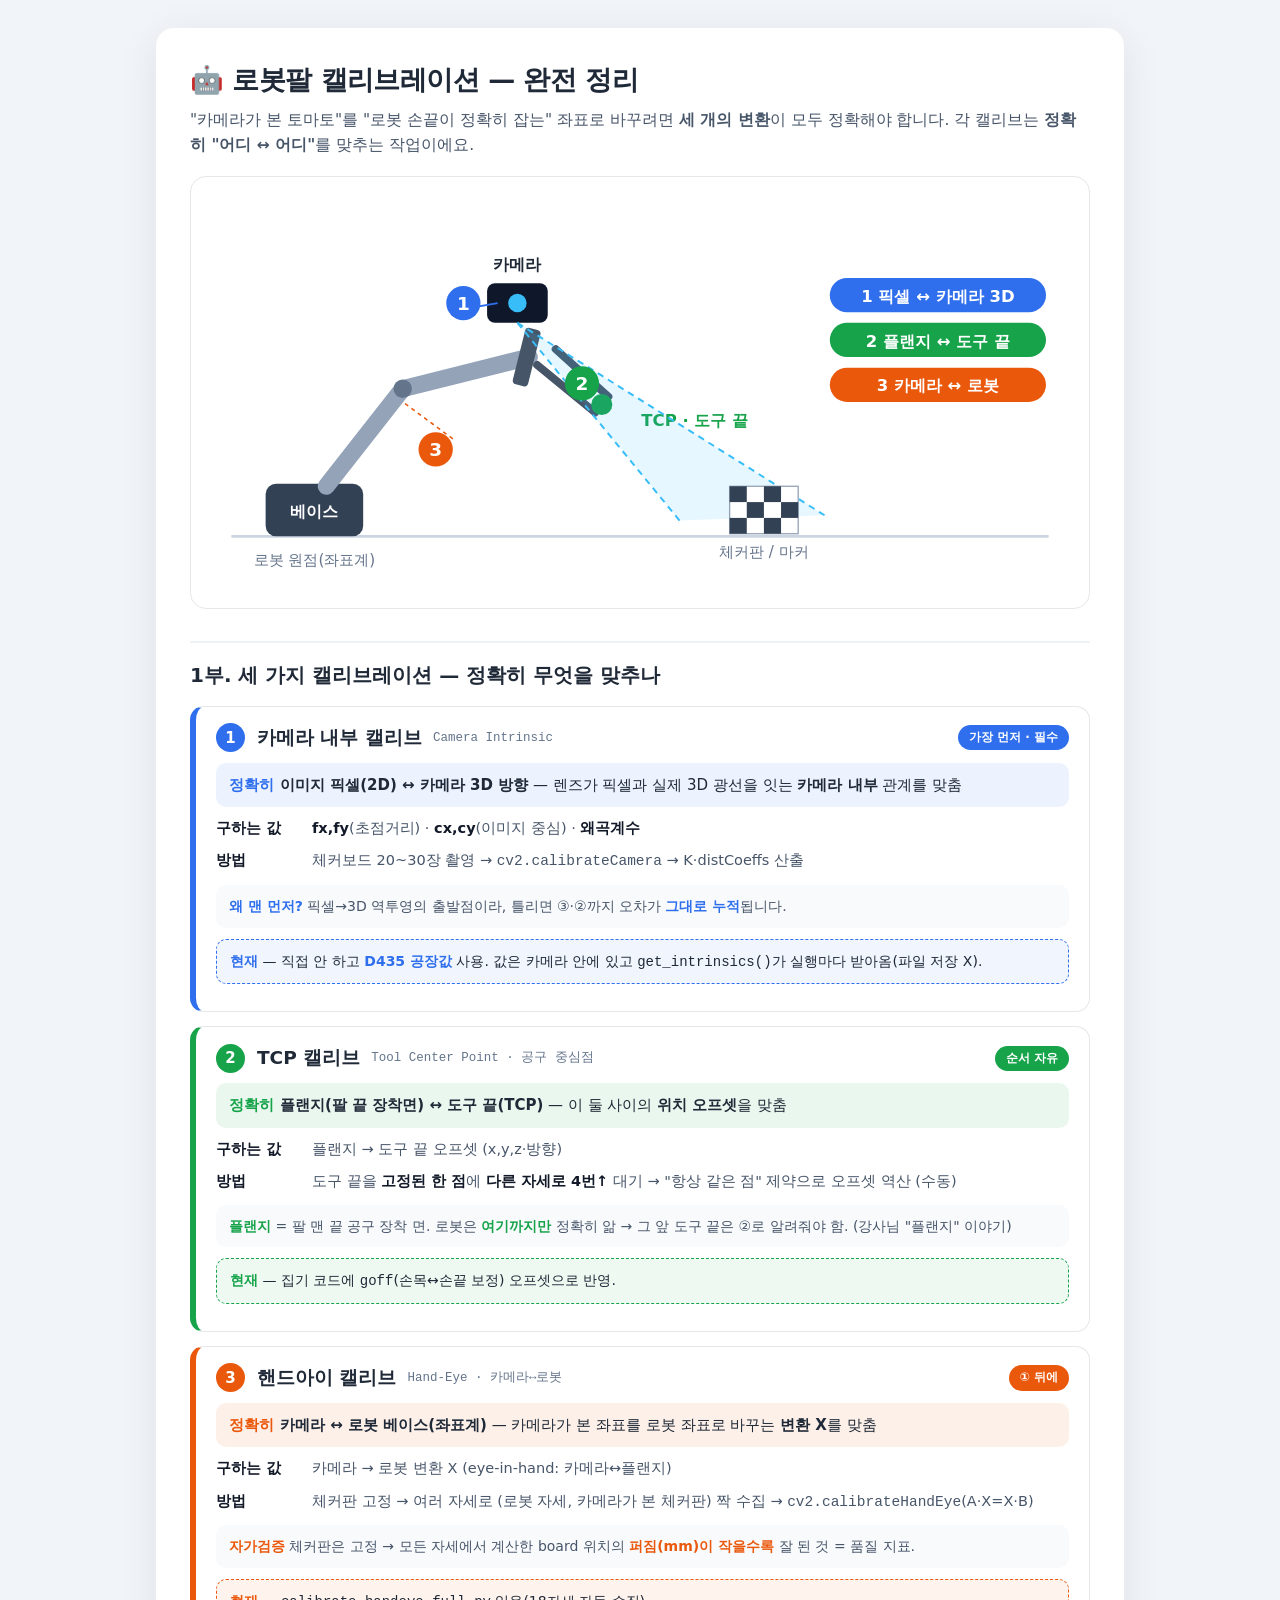
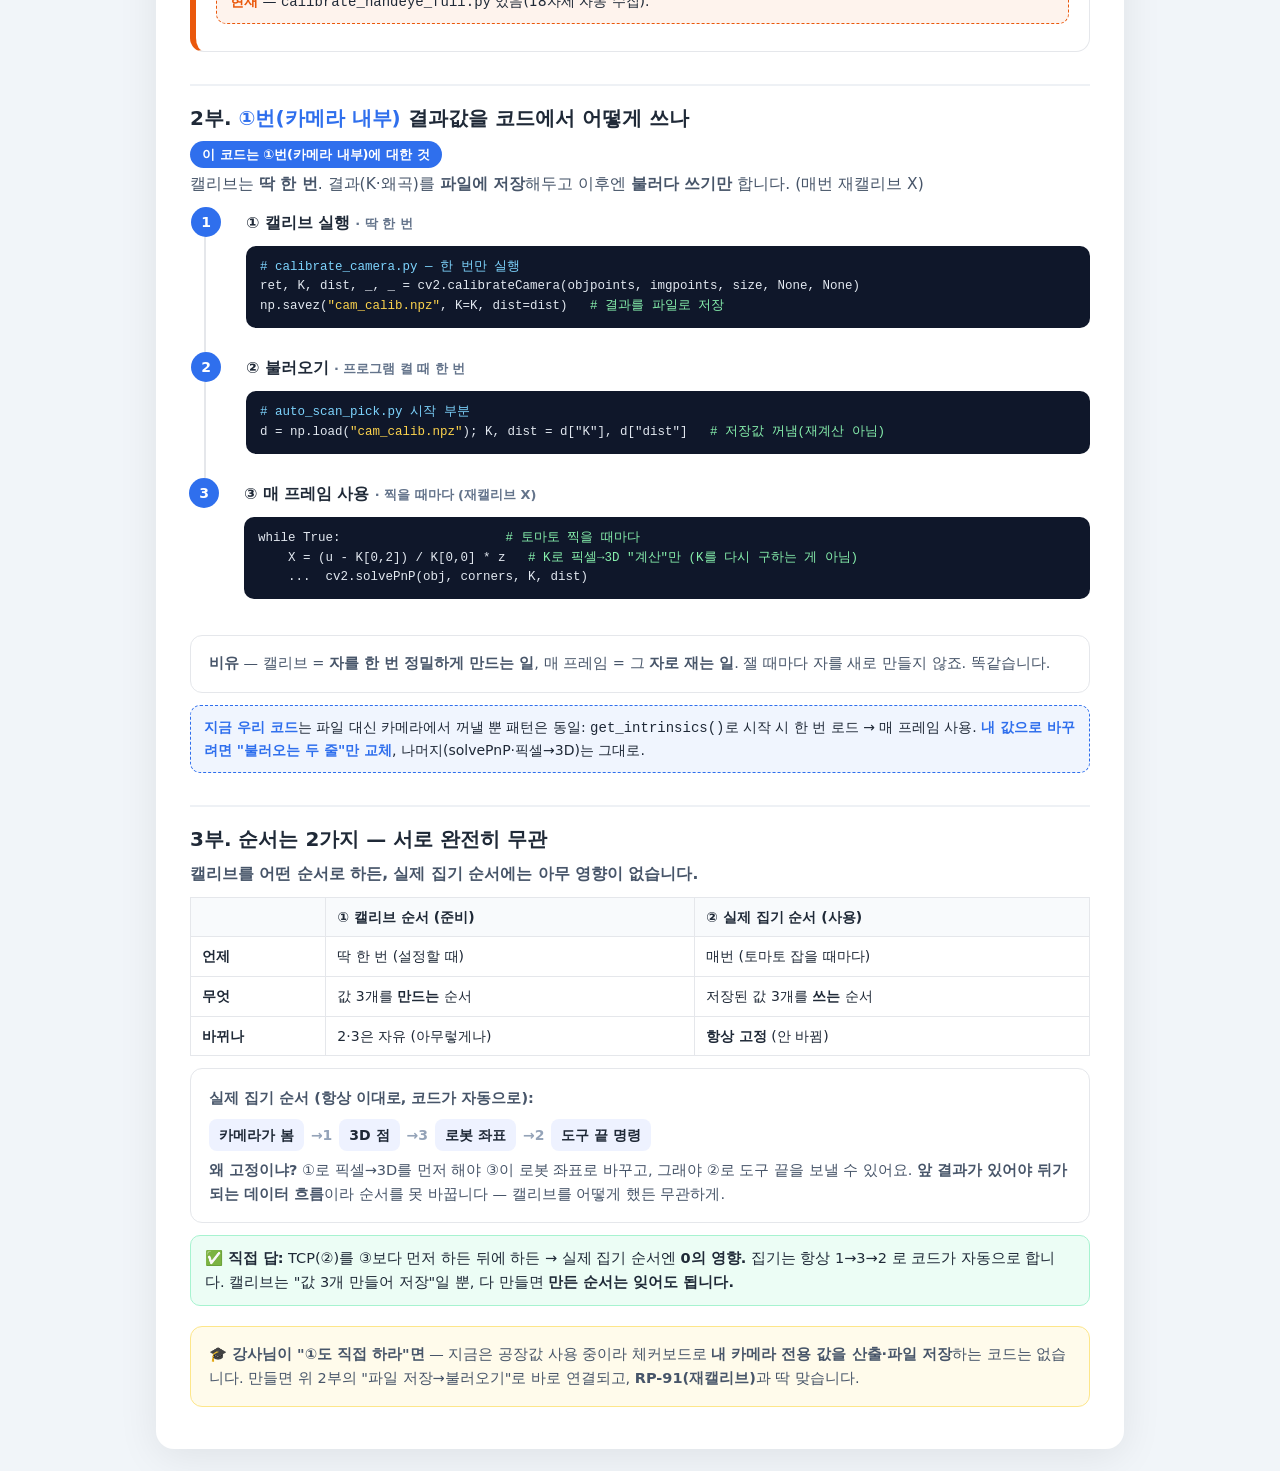
<file: equip/automato_ws/src/ddagi_harvest/calib/1_카메라캘리브/캘리브레이션_완전정리.html>
<!doctype html>
<html lang="ko">
<head>
<meta charset="utf-8">
<meta name="viewport" content="width=device-width,initial-scale=1">
<title>로봇팔 캘리브레이션 — 완전 정리</title>
<style>
  :root{--color-text-primary:#1f2937;--color-text-secondary:#475569;--color-border-secondary:#e5e7eb;--color-background-primary:#fff;--font-sans:'Noto Sans KR',system-ui,sans-serif;--font-mono:ui-monospace,Menlo,Consolas,monospace}
  body{margin:0;background:#f1f5f9;padding:28px 18px;font-family:var(--font-sans)}
  .cg{max-width:900px;margin:0 auto;background:#fff;border-radius:18px;padding:30px 34px;box-shadow:0 8px 40px rgba(0,0,0,.08);color:var(--color-text-primary);line-height:1.62}
  .cg *{box-sizing:border-box}
  .cg h1{font-size:27px;font-weight:800;letter-spacing:-.02em;margin:0}
  .cg .lead{font-size:15.5px;color:var(--color-text-secondary);margin:6px 0 18px}
  .cg h2.sec{font-size:20px;font-weight:800;margin:32px 0 4px;padding-top:16px;border-top:2px solid #eef1f5}
  .cg .schem{background:#fff;border:1px solid var(--color-border-secondary);border-radius:16px;padding:14px;margin:10px 0 8px}
  .cg .card{background:#fff;border:1px solid var(--color-border-secondary);border-left:6px solid var(--ac);border-radius:14px;padding:16px 20px;margin:14px 0}
  .cg .n{display:inline-flex;align-items:center;justify-content:center;width:29px;height:29px;border-radius:50%;background:var(--ac);color:#fff;font-weight:800;font-size:15px;margin-right:9px;flex:0 0 auto}
  .cg .hd{display:flex;align-items:center;gap:3px;flex-wrap:wrap}
  .cg .hd h3{font-size:18.5px;font-weight:800;margin:0}
  .cg .full{font-family:var(--font-mono);font-size:12.5px;color:#64748b;margin-left:8px}
  .cg .badge{margin-left:auto;font-size:12px;font-weight:700;color:#fff;background:var(--ac);padding:3px 11px;border-radius:999px}
  .cg .exact{background:color-mix(in srgb,var(--ac) 9%,transparent);border-radius:10px;padding:10px 13px;margin:10px 0;font-size:15px}
  .cg .exact .lab{font-weight:800;color:var(--ac);margin-right:6px}
  .cg .row{display:flex;gap:8px;margin:9px 0;font-size:14.5px}
  .cg .row b{flex:0 0 88px;color:#111827}
  .cg .row span{color:var(--color-text-secondary)}
  .cg .why{background:#f8fafc;border-radius:10px;padding:10px 13px;margin:11px 0;font-size:14px;color:var(--color-text-secondary)}
  .cg .why b{color:var(--ac)}
  .cg pre{background:#0f172a;color:#e2e8f0;border-radius:10px;padding:12px 14px;overflow:auto;font-family:var(--font-mono);font-size:12.5px;line-height:1.55;margin:10px 0}
  .cg pre .c{color:#7dd3fc}.cg pre .g{color:#86efac}.cg pre .y{color:#fcd34d}
  .cg .now{border:1.5px dashed var(--ac);border-radius:10px;padding:10px 13px;margin:11px 0;font-size:14px;background:color-mix(in srgb,var(--ac) 7%,transparent)}
  .cg .now b{color:var(--ac)}
  .cg .box{border:1px solid var(--color-border-secondary);border-radius:12px;padding:16px 18px;margin:12px 0}
  .cg .box p{font-size:14.5px;color:var(--color-text-secondary);margin:7px 0}
  .cg .warn{background:#fffbeb;border:1px solid #fde68a}
  .cg .tag1{display:inline-block;background:#2f6fed;color:#fff;font-weight:800;font-size:13px;padding:3px 12px;border-radius:999px;margin-bottom:4px}
  .cg .life{margin:6px 0}
  .cg .st{position:relative;padding:2px 0 14px 40px;border-left:2px solid #e5e7eb;margin-left:14px}
  .cg .st:last-child{border-left:0}
  .cg .st::before{content:attr(data-n);position:absolute;left:-15px;top:0;width:30px;height:30px;border-radius:50%;background:#2f6fed;color:#fff;font-weight:800;display:flex;align-items:center;justify-content:center;font-size:14px}
  .cg .st h4{margin:2px 0;font-size:15.5px;font-weight:800}
  .cg .st small{color:#64748b;font-weight:700}
  .cg table{width:100%;border-collapse:collapse;margin:10px 0;font-size:14px}
  .cg th,.cg td{border:1px solid #e5e7eb;padding:8px 11px;text-align:left;vertical-align:top}
  .cg th{background:#f8fafc;font-weight:800}
  .cg .flow{display:flex;flex-wrap:wrap;align-items:center;gap:7px;font-size:14px;margin:8px 0}
  .cg .step{background:#eef2ff;border-radius:8px;padding:5px 10px;font-weight:600}
  .cg .ar{color:#94a3b8;font-weight:700}
  .cg .ans{background:#ecfdf5;border:1px solid #a7f3d0;border-radius:10px;padding:11px 14px;font-size:14.5px;margin:10px 0}
</style>
</head>
<body>
<div class="cg">
<h1>🤖 로봇팔 캘리브레이션 — 완전 정리</h1>
<p class="lead">"카메라가 본 토마토"를 "로봇 손끝이 정확히 잡는" 좌표로 바꾸려면 <b>세 개의 변환</b>이 모두 정확해야 합니다. 각 캘리브는 <b>정확히 "어디 ↔ 어디"</b>를 맞추는 작업이에요.</p>

<div class="schem">
<svg viewBox="0 0 660 300" xmlns="http://www.w3.org/2000/svg" style="width:100%;height:auto" role="img" aria-label="로봇팔 좌표 체인과 3가지 캘리브 위치">
  <line x1="20" y1="262" x2="640" y2="262" stroke="#cbd5e1" stroke-width="2"/>
  <rect x="46" y="222" width="74" height="40" rx="8" fill="#334155"/>
  <text x="83" y="247" font-size="12" fill="#fff" text-anchor="middle" font-weight="700">베이스</text>
  <text x="83" y="284" font-size="11.5" fill="#64748b" text-anchor="middle">로봇 원점(좌표계)</text>
  <g stroke="#94a3b8" stroke-width="13" stroke-linecap="round" fill="none"><path d="M92 224 L150 150"/><path d="M150 150 L246 126"/></g>
  <circle cx="150" cy="150" r="7" fill="#64748b"/>
  <rect x="238" y="104" width="12" height="44" rx="3" fill="#475569" transform="rotate(14 244 126)"/>
  <text x="238" y="96" font-size="12.5" fill="#1f2937" text-anchor="middle" font-weight="800">플랜지</text>
  <g stroke="#475569" stroke-width="6" stroke-linecap="round" fill="none"><path d="M252 132 L296 168"/><path d="M266 120 L306 156"/></g>
  <circle cx="301" cy="162" r="8" fill="#16a34a"/>
  <text x="331" y="178" font-size="12.5" fill="#16a34a" font-weight="800">TCP · 도구 끝</text>
  <rect x="214" y="70" width="46" height="30" rx="6" fill="#0f172a"/><circle cx="237" cy="85" r="7" fill="#38bdf8"/>
  <text x="237" y="60" font-size="12.5" fill="#1f2937" text-anchor="middle" font-weight="800">카메라</text>
  <path d="M237 100 L470 246 L360 250 Z" fill="#38bdf8" opacity="0.12"/>
  <line x1="237" y1="100" x2="470" y2="246" stroke="#38bdf8" stroke-width="1.5" stroke-dasharray="5 4"/>
  <line x1="237" y1="100" x2="360" y2="250" stroke="#38bdf8" stroke-width="1.5" stroke-dasharray="5 4"/>
  <g transform="translate(398,224)"><rect x="0" y="0" width="52" height="36" fill="#fff" stroke="#94a3b8"/><g fill="#334155"><rect x="0" y="0" width="13" height="12"/><rect x="26" y="0" width="13" height="12"/><rect x="13" y="12" width="13" height="12"/><rect x="39" y="12" width="13" height="12"/><rect x="0" y="24" width="13" height="12"/><rect x="26" y="24" width="13" height="12"/></g></g>
  <text x="424" y="278" font-size="11.5" fill="#64748b" text-anchor="middle">체커판 / 마커</text>
  <!-- number badges at locations -->
  <g font-weight="800" font-size="14">
    <circle cx="196" cy="85" r="13" fill="#2f6fed"/><text x="196" y="90" fill="#fff" text-anchor="middle">1</text>
    <circle cx="286" cy="146" r="13" fill="#16a34a"/><text x="286" y="151" fill="#fff" text-anchor="middle">2</text>
    <circle cx="175" cy="196" r="13" fill="#ea580c"/><text x="175" y="201" fill="#fff" text-anchor="middle">3</text>
  </g>
  <line x1="205" y1="88" x2="222" y2="85" stroke="#2f6fed" stroke-width="1.4"/>
  <line x1="188" y1="188" x2="150" y2="160" stroke="#ea580c" stroke-width="1.2" stroke-dasharray="3 3"/>
  <!-- legend -->
  <g font-size="12.5" font-weight="800">
    <rect x="474" y="66" width="164" height="26" rx="13" fill="#2f6fed"/><text x="556" y="84" fill="#fff" text-anchor="middle">1  픽셀 ↔ 카메라 3D</text>
    <rect x="474" y="100" width="164" height="26" rx="13" fill="#16a34a"/><text x="556" y="118" fill="#fff" text-anchor="middle">2  플랜지 ↔ 도구 끝</text>
    <rect x="474" y="134" width="164" height="26" rx="13" fill="#ea580c"/><text x="556" y="152" fill="#fff" text-anchor="middle">3  카메라 ↔ 로봇</text>
  </g>
</svg>
</div>

<h2 class="sec">1부. 세 가지 캘리브레이션 — 정확히 무엇을 맞추나</h2>

<div class="card" style="--ac:#2f6fed">
  <div class="hd"><span class="n">1</span><h3>카메라 내부 캘리브</h3><span class="full">Camera Intrinsic</span><span class="badge">가장 먼저 · 필수</span></div>
  <div class="exact"><span class="lab">정확히</span><b>이미지 픽셀(2D) ↔ 카메라 3D 방향</b> — 렌즈가 픽셀과 실제 3D 광선을 잇는 <b>카메라 내부</b> 관계를 맞춤</div>
  <div class="row"><b>구하는 값</b><span><b>fx,fy</b>(초점거리) · <b>cx,cy</b>(이미지 중심) · <b>왜곡계수</b></span></div>
  <div class="row"><b>방법</b><span>체커보드 20~30장 촬영 → <code>cv2.calibrateCamera</code> → K·distCoeffs 산출</span></div>
  <div class="why"><b>왜 맨 먼저?</b> 픽셀→3D 역투영의 출발점이라, 틀리면 ③·②까지 오차가 <b>그대로 누적</b>됩니다.</div>
  <div class="now"><b>현재</b> — 직접 안 하고 <b>D435 공장값</b> 사용. 값은 카메라 안에 있고 <code>get_intrinsics()</code>가 실행마다 받아옴(파일 저장 X).</div>
</div>

<div class="card" style="--ac:#16a34a">
  <div class="hd"><span class="n">2</span><h3>TCP 캘리브</h3><span class="full">Tool Center Point · 공구 중심점</span><span class="badge">순서 자유</span></div>
  <div class="exact"><span class="lab">정확히</span><b>플랜지(팔 끝 장착면) ↔ 도구 끝(TCP)</b> — 이 둘 사이의 <b>위치 오프셋</b>을 맞춤</div>
  <div class="row"><b>구하는 값</b><span>플랜지 → 도구 끝 오프셋 (x,y,z·방향)</span></div>
  <div class="row"><b>방법</b><span>도구 끝을 <b>고정된 한 점</b>에 <b>다른 자세로 4번↑</b> 대기 → "항상 같은 점" 제약으로 오프셋 역산 (수동)</span></div>
  <div class="why"><b>플랜지</b> = 팔 맨 끝 공구 장착 면. 로봇은 <b>여기까지만</b> 정확히 앎 → 그 앞 도구 끝은 ②로 알려줘야 함. (강사님 "플랜지" 이야기)</div>
  <div class="now"><b>현재</b> — 집기 코드에 <code>goff</code>(손목↔손끝 보정) 오프셋으로 반영.</div>
</div>

<div class="card" style="--ac:#ea580c">
  <div class="hd"><span class="n">3</span><h3>핸드아이 캘리브</h3><span class="full">Hand-Eye · 카메라↔로봇</span><span class="badge">① 뒤에</span></div>
  <div class="exact"><span class="lab">정확히</span><b>카메라 ↔ 로봇 베이스(좌표계)</b> — 카메라가 본 좌표를 로봇 좌표로 바꾸는 <b>변환 X</b>를 맞춤</div>
  <div class="row"><b>구하는 값</b><span>카메라 → 로봇 변환 X (eye-in-hand: 카메라↔플랜지)</span></div>
  <div class="row"><b>방법</b><span>체커판 고정 → 여러 자세로 (로봇 자세, 카메라가 본 체커판) 짝 수집 → <code>cv2.calibrateHandEye</code>(A·X=X·B)</span></div>
  <div class="why"><b>자가검증</b> 체커판은 고정 → 모든 자세에서 계산한 board 위치의 <b>퍼짐(mm)이 작을수록</b> 잘 된 것 = 품질 지표.</div>
  <div class="now"><b>현재</b> — <code>calibrate_handeye_full.py</code> 있음(18자세 자동 수집).</div>
</div>

<h2 class="sec">2부. <span style="color:#2f6fed">①번(카메라 내부)</span> 결과값을 코드에서 어떻게 쓰나</h2>
<p class="lead" style="margin:6px 0 10px"><span class="tag1">이 코드는 ①번(카메라 내부)에 대한 것</span><br>캘리브는 <b>딱 한 번</b>. 결과(K·왜곡)를 <b>파일에 저장</b>해두고 이후엔 <b>불러다 쓰기만</b> 합니다. (매번 재캘리브 X)</p>
<div class="life">
  <div class="st" data-n="1"><h4>① 캘리브 실행 <small>· 딱 한 번</small></h4>
    <pre><span class="c"># calibrate_camera.py — 한 번만 실행</span>
ret, K, dist, _, _ = cv2.calibrateCamera(objpoints, imgpoints, size, None, None)
np.savez(<span class="y">"cam_calib.npz"</span>, K=K, dist=dist)   <span class="g"># 결과를 파일로 저장</span></pre></div>
  <div class="st" data-n="2"><h4>② 불러오기 <small>· 프로그램 켤 때 한 번</small></h4>
    <pre><span class="c"># auto_scan_pick.py 시작 부분</span>
d = np.load(<span class="y">"cam_calib.npz"</span>); K, dist = d["K"], d["dist"]   <span class="g"># 저장값 꺼냄(재계산 아님)</span></pre></div>
  <div class="st" data-n="3"><h4>③ 매 프레임 사용 <small>· 찍을 때마다 (재캘리브 X)</small></h4>
    <pre>while True:                      <span class="g"># 토마토 찍을 때마다</span>
    X = (u - K[0,2]) / K[0,0] * z   <span class="g"># K로 픽셀→3D "계산"만 (K를 다시 구하는 게 아님)</span>
    ...  cv2.solvePnP(obj, corners, K, dist)</pre></div>
</div>
<div class="box"><p style="margin:0"><b>비유</b> — 캘리브 = <b>자를 한 번 정밀하게 만드는 일</b>, 매 프레임 = 그 <b>자로 재는 일</b>. 잴 때마다 자를 새로 만들지 않죠. 똑같습니다.</p></div>
<div class="now" style="--ac:#2f6fed"><b>지금 우리 코드</b>는 파일 대신 카메라에서 꺼낼 뿐 패턴은 동일: <code>get_intrinsics()</code>로 시작 시 한 번 로드 → 매 프레임 사용. <b>내 값으로 바꾸려면 "불러오는 두 줄"만 교체</b>, 나머지(solvePnP·픽셀→3D)는 그대로.</div>

<h2 class="sec">3부. 순서는 2가지 — 서로 완전히 무관</h2>
<p class="lead" style="margin:6px 0 10px"><b>캘리브를 어떤 순서로 하든, 실제 집기 순서에는 아무 영향이 없습니다.</b></p>
<table>
<tr><th></th><th>① 캘리브 순서 (준비)</th><th>② 실제 집기 순서 (사용)</th></tr>
<tr><td><b>언제</b></td><td>딱 한 번 (설정할 때)</td><td>매번 (토마토 잡을 때마다)</td></tr>
<tr><td><b>무엇</b></td><td>값 3개를 <b>만드는</b> 순서</td><td>저장된 값 3개를 <b>쓰는</b> 순서</td></tr>
<tr><td><b>바뀌나</b></td><td>2·3은 자유 (아무렇게나)</td><td><b>항상 고정</b> (안 바뀜)</td></tr>
</table>
<div class="box"><p style="margin:2px 0"><b>실제 집기 순서 (항상 이대로, 코드가 자동으로):</b></p>
<div class="flow"><span class="step">카메라가 봄</span><span class="ar">→1</span><span class="step">3D 점</span><span class="ar">→3</span><span class="step">로봇 좌표</span><span class="ar">→2</span><span class="step">도구 끝 명령</span></div>
<p style="margin:8px 0 0"><b>왜 고정이냐?</b> ①로 픽셀→3D를 먼저 해야 ③이 로봇 좌표로 바꾸고, 그래야 ②로 도구 끝을 보낼 수 있어요. <b>앞 결과가 있어야 뒤가 되는 데이터 흐름</b>이라 순서를 못 바꿉니다 — 캘리브를 어떻게 했든 무관하게.</p></div>
<div class="ans">✅ <b>직접 답:</b> TCP(②)를 ③보다 먼저 하든 뒤에 하든 → 실제 집기 순서엔 <b>0의 영향.</b> 집기는 항상 1→3→2 로 코드가 자동으로 합니다. 캘리브는 "값 3개 만들어 저장"일 뿐, 다 만들면 <b>만든 순서는 잊어도 됩니다.</b></div>

<div class="box warn" style="margin-top:20px"><p style="margin:0"><b>🎓 강사님이 "①도 직접 하라"면</b> — 지금은 공장값 사용 중이라 체커보드로 <b>내 카메라 전용 값을 산출·파일 저장</b>하는 코드는 없습니다. 만들면 위 2부의 "파일 저장→불러오기"로 바로 연결되고, <b>RP-91(재캘리브)</b>과 딱 맞습니다.</p></div>
</div>
</body>
</html>
</file>
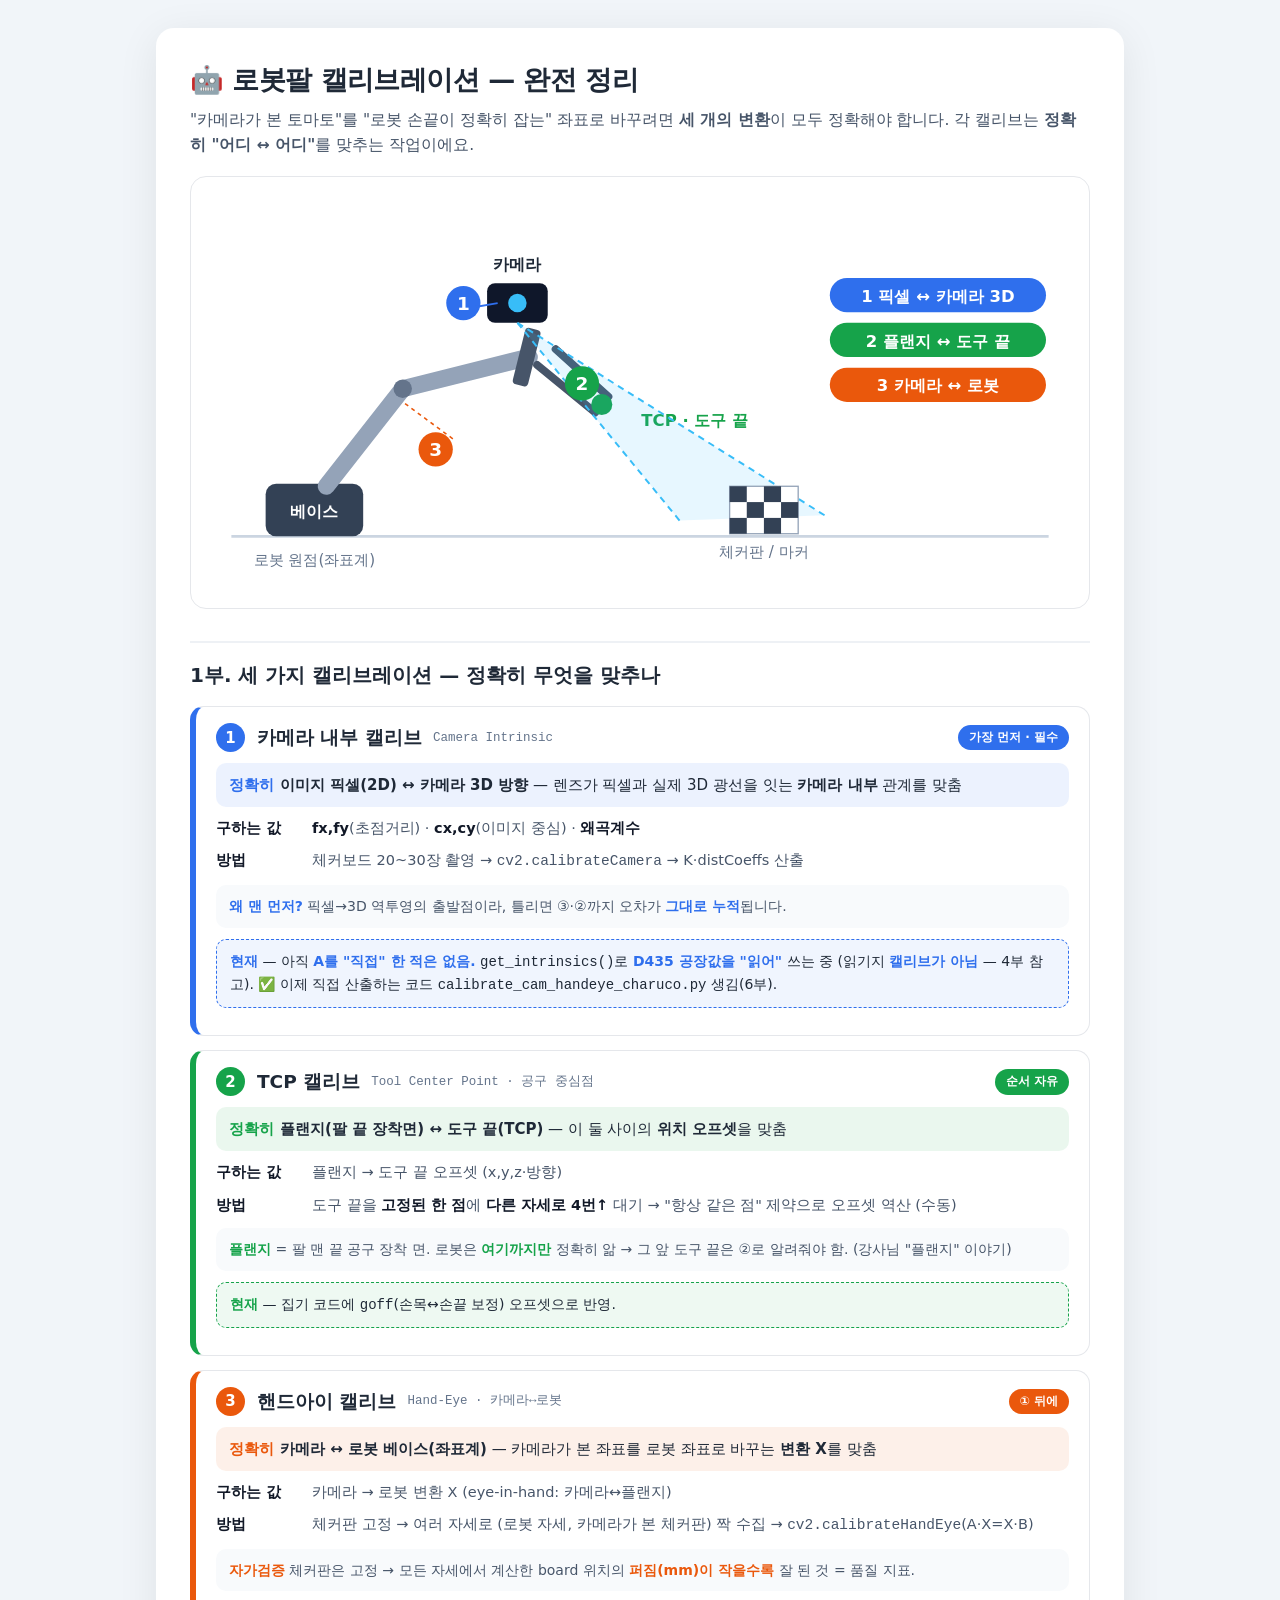
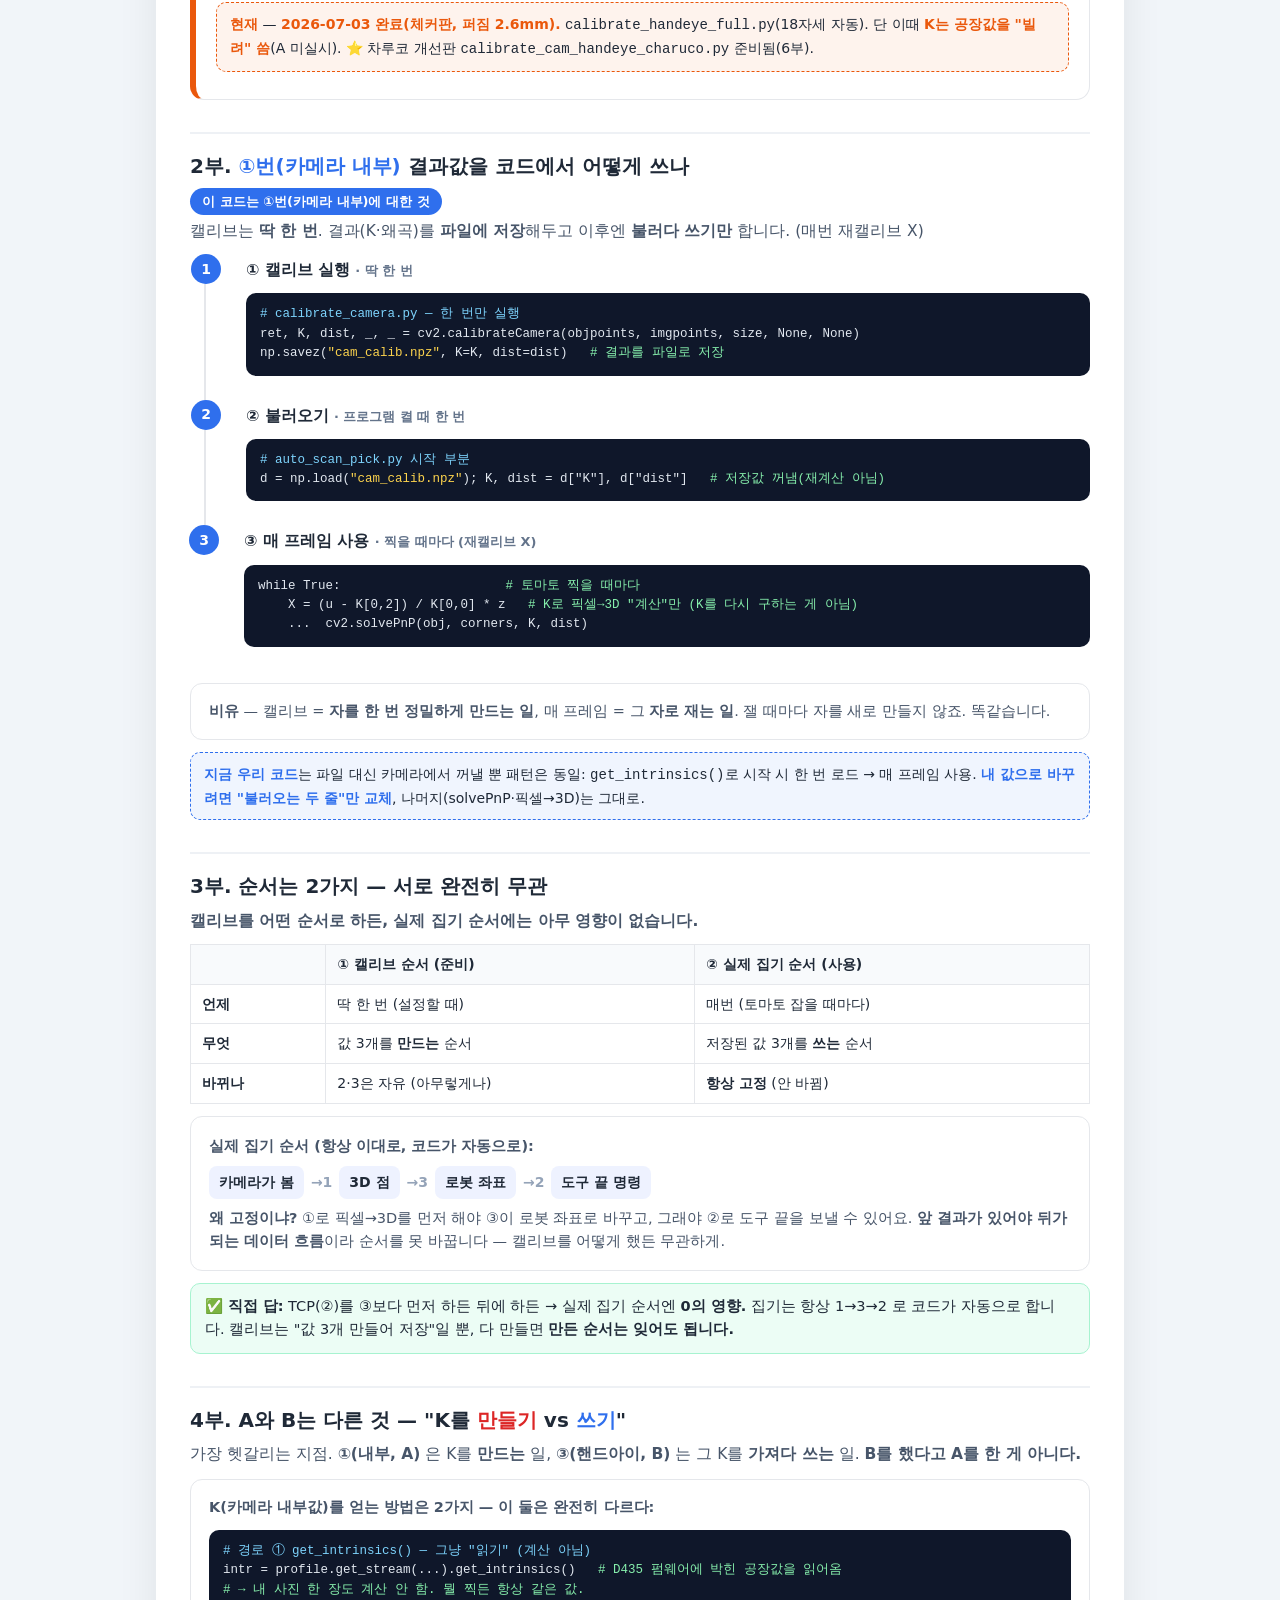
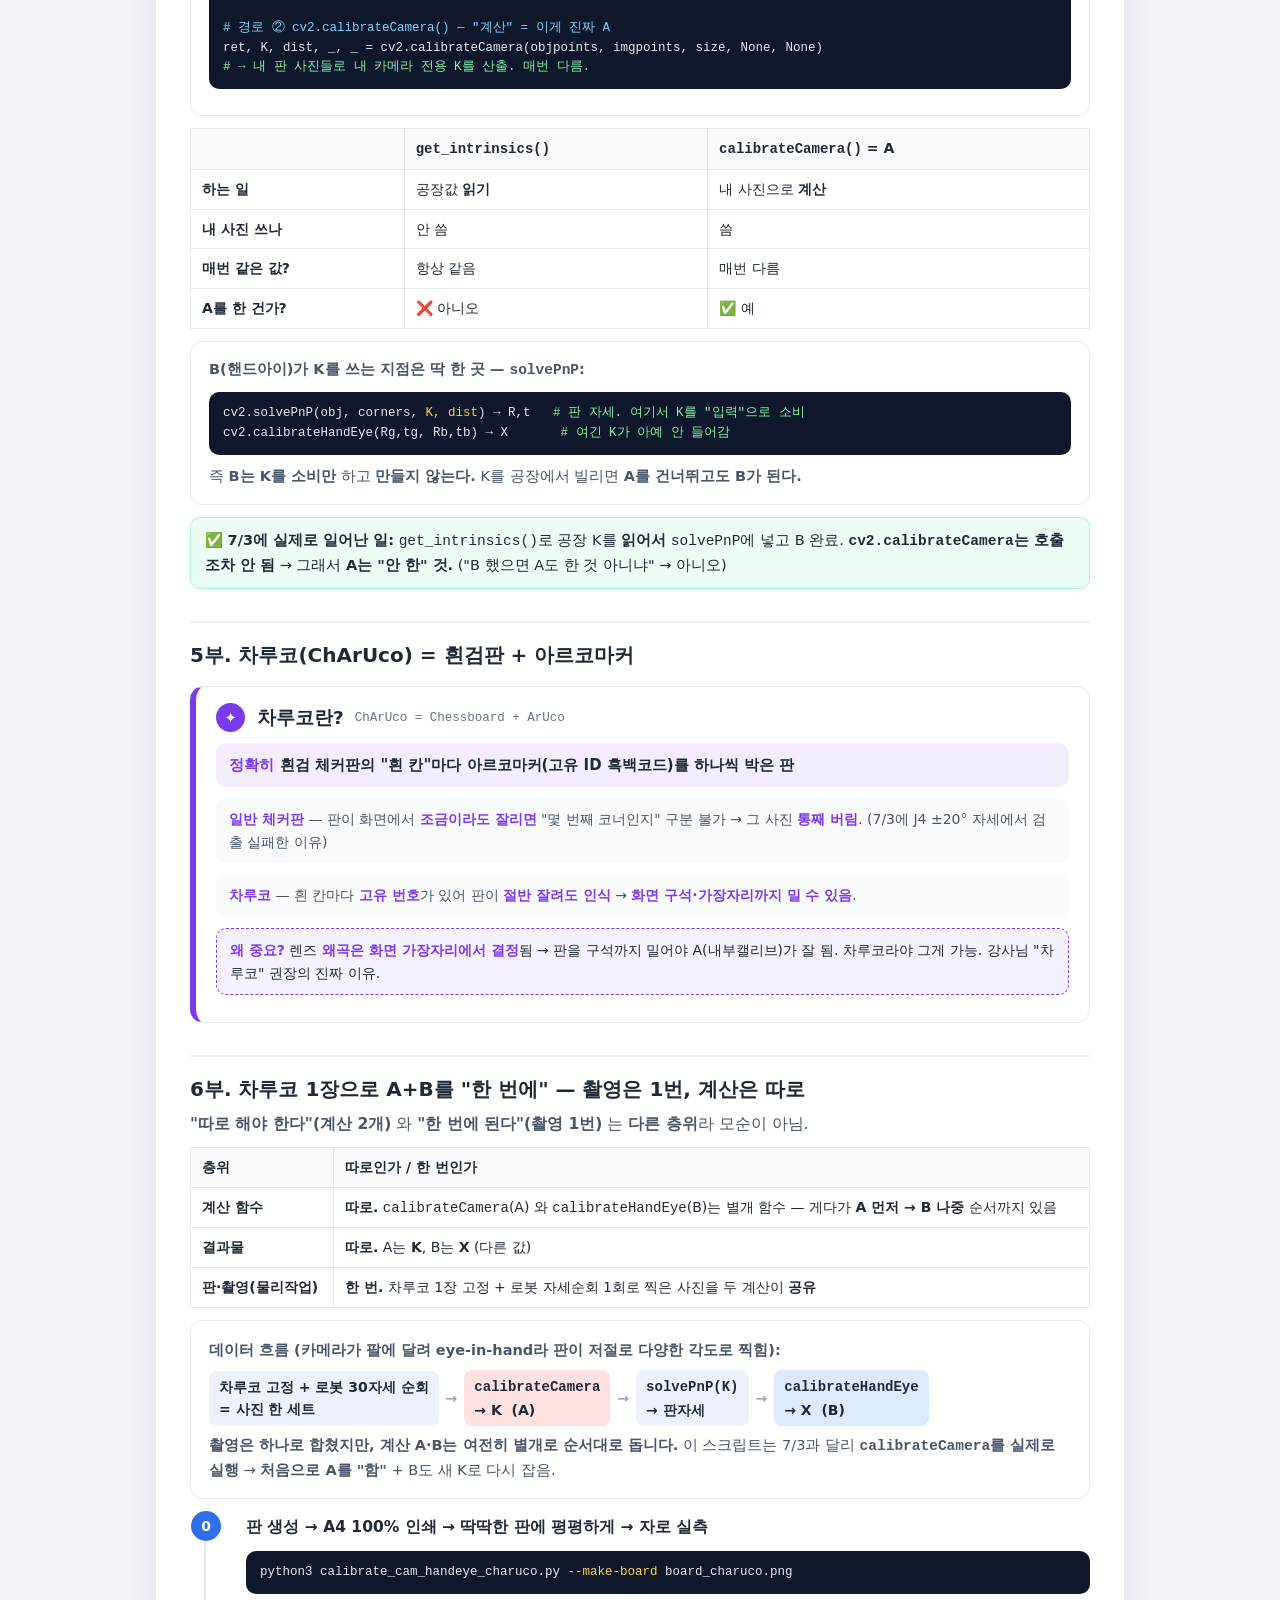
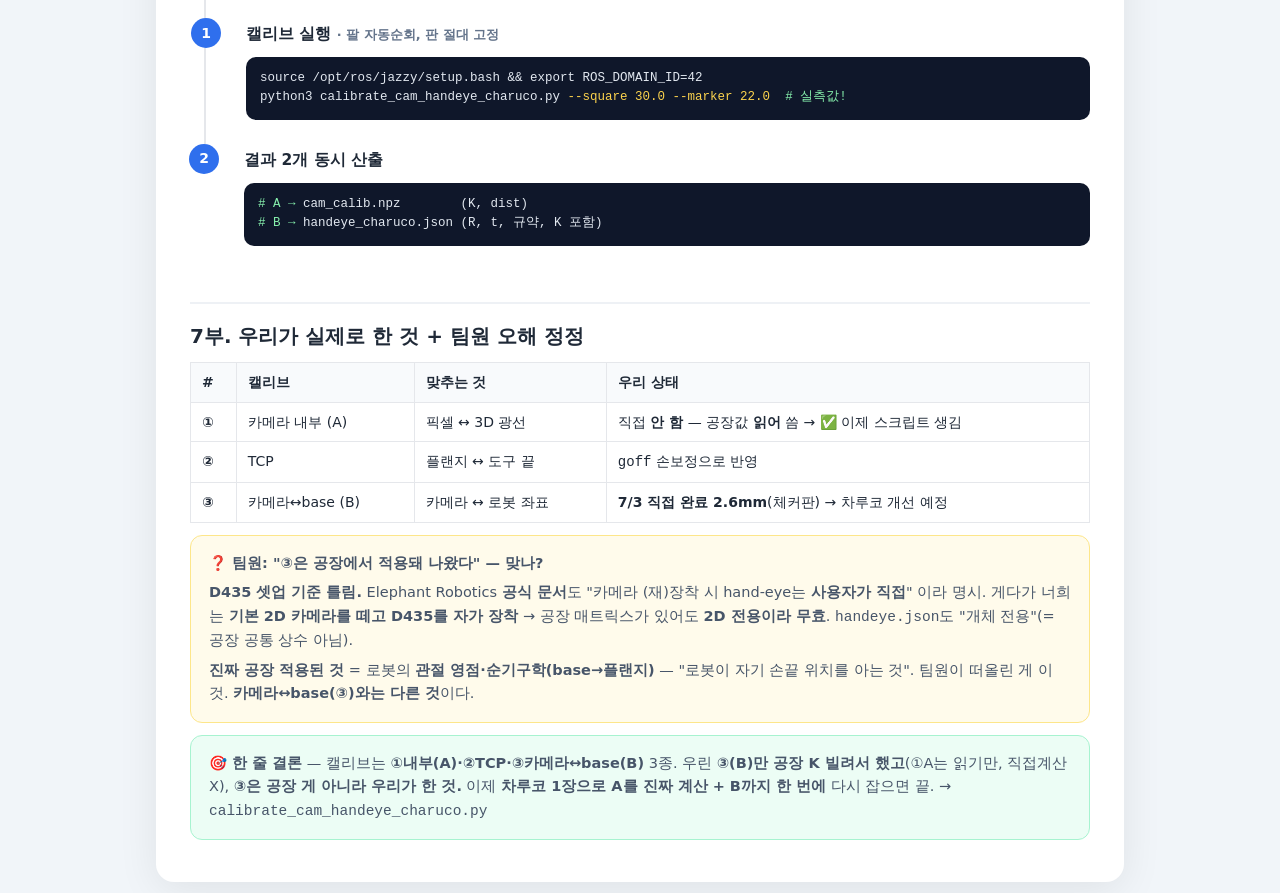
<file: equip/automato_ws/src/ddagi_harvest/calib/1_카메라캘리브/2026-07-15_charuco_AB_이론조사/01_캘리브레이션_완전정리_최신판.html>
<!doctype html>
<html lang="ko">
<head>
<meta charset="utf-8">
<meta name="viewport" content="width=device-width,initial-scale=1">
<title>로봇팔 캘리브레이션 — 완전 정리</title>
<style>
  :root{--color-text-primary:#1f2937;--color-text-secondary:#475569;--color-border-secondary:#e5e7eb;--color-background-primary:#fff;--font-sans:'Noto Sans KR',system-ui,sans-serif;--font-mono:ui-monospace,Menlo,Consolas,monospace}
  body{margin:0;background:#f1f5f9;padding:28px 18px;font-family:var(--font-sans)}
  .cg{max-width:900px;margin:0 auto;background:#fff;border-radius:18px;padding:30px 34px;box-shadow:0 8px 40px rgba(0,0,0,.08);color:var(--color-text-primary);line-height:1.62}
  .cg *{box-sizing:border-box}
  .cg h1{font-size:27px;font-weight:800;letter-spacing:-.02em;margin:0}
  .cg .lead{font-size:15.5px;color:var(--color-text-secondary);margin:6px 0 18px}
  .cg h2.sec{font-size:20px;font-weight:800;margin:32px 0 4px;padding-top:16px;border-top:2px solid #eef1f5}
  .cg .schem{background:#fff;border:1px solid var(--color-border-secondary);border-radius:16px;padding:14px;margin:10px 0 8px}
  .cg .card{background:#fff;border:1px solid var(--color-border-secondary);border-left:6px solid var(--ac);border-radius:14px;padding:16px 20px;margin:14px 0}
  .cg .n{display:inline-flex;align-items:center;justify-content:center;width:29px;height:29px;border-radius:50%;background:var(--ac);color:#fff;font-weight:800;font-size:15px;margin-right:9px;flex:0 0 auto}
  .cg .hd{display:flex;align-items:center;gap:3px;flex-wrap:wrap}
  .cg .hd h3{font-size:18.5px;font-weight:800;margin:0}
  .cg .full{font-family:var(--font-mono);font-size:12.5px;color:#64748b;margin-left:8px}
  .cg .badge{margin-left:auto;font-size:12px;font-weight:700;color:#fff;background:var(--ac);padding:3px 11px;border-radius:999px}
  .cg .exact{background:color-mix(in srgb,var(--ac) 9%,transparent);border-radius:10px;padding:10px 13px;margin:10px 0;font-size:15px}
  .cg .exact .lab{font-weight:800;color:var(--ac);margin-right:6px}
  .cg .row{display:flex;gap:8px;margin:9px 0;font-size:14.5px}
  .cg .row b{flex:0 0 88px;color:#111827}
  .cg .row span{color:var(--color-text-secondary)}
  .cg .why{background:#f8fafc;border-radius:10px;padding:10px 13px;margin:11px 0;font-size:14px;color:var(--color-text-secondary)}
  .cg .why b{color:var(--ac)}
  .cg pre{background:#0f172a;color:#e2e8f0;border-radius:10px;padding:12px 14px;overflow:auto;font-family:var(--font-mono);font-size:12.5px;line-height:1.55;margin:10px 0}
  .cg pre .c{color:#7dd3fc}.cg pre .g{color:#86efac}.cg pre .y{color:#fcd34d}
  .cg .now{border:1.5px dashed var(--ac);border-radius:10px;padding:10px 13px;margin:11px 0;font-size:14px;background:color-mix(in srgb,var(--ac) 7%,transparent)}
  .cg .now b{color:var(--ac)}
  .cg .box{border:1px solid var(--color-border-secondary);border-radius:12px;padding:16px 18px;margin:12px 0}
  .cg .box p{font-size:14.5px;color:var(--color-text-secondary);margin:7px 0}
  .cg .warn{background:#fffbeb;border:1px solid #fde68a}
  .cg .tag1{display:inline-block;background:#2f6fed;color:#fff;font-weight:800;font-size:13px;padding:3px 12px;border-radius:999px;margin-bottom:4px}
  .cg .life{margin:6px 0}
  .cg .st{position:relative;padding:2px 0 14px 40px;border-left:2px solid #e5e7eb;margin-left:14px}
  .cg .st:last-child{border-left:0}
  .cg .st::before{content:attr(data-n);position:absolute;left:-15px;top:0;width:30px;height:30px;border-radius:50%;background:#2f6fed;color:#fff;font-weight:800;display:flex;align-items:center;justify-content:center;font-size:14px}
  .cg .st h4{margin:2px 0;font-size:15.5px;font-weight:800}
  .cg .st small{color:#64748b;font-weight:700}
  .cg table{width:100%;border-collapse:collapse;margin:10px 0;font-size:14px}
  .cg th,.cg td{border:1px solid #e5e7eb;padding:8px 11px;text-align:left;vertical-align:top}
  .cg th{background:#f8fafc;font-weight:800}
  .cg .flow{display:flex;flex-wrap:wrap;align-items:center;gap:7px;font-size:14px;margin:8px 0}
  .cg .step{background:#eef2ff;border-radius:8px;padding:5px 10px;font-weight:600}
  .cg .ar{color:#94a3b8;font-weight:700}
  .cg .ans{background:#ecfdf5;border:1px solid #a7f3d0;border-radius:10px;padding:11px 14px;font-size:14.5px;margin:10px 0}
</style>
</head>
<body>
<div class="cg">
<h1>🤖 로봇팔 캘리브레이션 — 완전 정리</h1>
<p class="lead">"카메라가 본 토마토"를 "로봇 손끝이 정확히 잡는" 좌표로 바꾸려면 <b>세 개의 변환</b>이 모두 정확해야 합니다. 각 캘리브는 <b>정확히 "어디 ↔ 어디"</b>를 맞추는 작업이에요.</p>

<div class="schem">
<svg viewBox="0 0 660 300" xmlns="http://www.w3.org/2000/svg" style="width:100%;height:auto" role="img" aria-label="로봇팔 좌표 체인과 3가지 캘리브 위치">
  <line x1="20" y1="262" x2="640" y2="262" stroke="#cbd5e1" stroke-width="2"/>
  <rect x="46" y="222" width="74" height="40" rx="8" fill="#334155"/>
  <text x="83" y="247" font-size="12" fill="#fff" text-anchor="middle" font-weight="700">베이스</text>
  <text x="83" y="284" font-size="11.5" fill="#64748b" text-anchor="middle">로봇 원점(좌표계)</text>
  <g stroke="#94a3b8" stroke-width="13" stroke-linecap="round" fill="none"><path d="M92 224 L150 150"/><path d="M150 150 L246 126"/></g>
  <circle cx="150" cy="150" r="7" fill="#64748b"/>
  <rect x="238" y="104" width="12" height="44" rx="3" fill="#475569" transform="rotate(14 244 126)"/>
  <text x="238" y="96" font-size="12.5" fill="#1f2937" text-anchor="middle" font-weight="800">플랜지</text>
  <g stroke="#475569" stroke-width="6" stroke-linecap="round" fill="none"><path d="M252 132 L296 168"/><path d="M266 120 L306 156"/></g>
  <circle cx="301" cy="162" r="8" fill="#16a34a"/>
  <text x="331" y="178" font-size="12.5" fill="#16a34a" font-weight="800">TCP · 도구 끝</text>
  <rect x="214" y="70" width="46" height="30" rx="6" fill="#0f172a"/><circle cx="237" cy="85" r="7" fill="#38bdf8"/>
  <text x="237" y="60" font-size="12.5" fill="#1f2937" text-anchor="middle" font-weight="800">카메라</text>
  <path d="M237 100 L470 246 L360 250 Z" fill="#38bdf8" opacity="0.12"/>
  <line x1="237" y1="100" x2="470" y2="246" stroke="#38bdf8" stroke-width="1.5" stroke-dasharray="5 4"/>
  <line x1="237" y1="100" x2="360" y2="250" stroke="#38bdf8" stroke-width="1.5" stroke-dasharray="5 4"/>
  <g transform="translate(398,224)"><rect x="0" y="0" width="52" height="36" fill="#fff" stroke="#94a3b8"/><g fill="#334155"><rect x="0" y="0" width="13" height="12"/><rect x="26" y="0" width="13" height="12"/><rect x="13" y="12" width="13" height="12"/><rect x="39" y="12" width="13" height="12"/><rect x="0" y="24" width="13" height="12"/><rect x="26" y="24" width="13" height="12"/></g></g>
  <text x="424" y="278" font-size="11.5" fill="#64748b" text-anchor="middle">체커판 / 마커</text>
  <!-- number badges at locations -->
  <g font-weight="800" font-size="14">
    <circle cx="196" cy="85" r="13" fill="#2f6fed"/><text x="196" y="90" fill="#fff" text-anchor="middle">1</text>
    <circle cx="286" cy="146" r="13" fill="#16a34a"/><text x="286" y="151" fill="#fff" text-anchor="middle">2</text>
    <circle cx="175" cy="196" r="13" fill="#ea580c"/><text x="175" y="201" fill="#fff" text-anchor="middle">3</text>
  </g>
  <line x1="205" y1="88" x2="222" y2="85" stroke="#2f6fed" stroke-width="1.4"/>
  <line x1="188" y1="188" x2="150" y2="160" stroke="#ea580c" stroke-width="1.2" stroke-dasharray="3 3"/>
  <!-- legend -->
  <g font-size="12.5" font-weight="800">
    <rect x="474" y="66" width="164" height="26" rx="13" fill="#2f6fed"/><text x="556" y="84" fill="#fff" text-anchor="middle">1  픽셀 ↔ 카메라 3D</text>
    <rect x="474" y="100" width="164" height="26" rx="13" fill="#16a34a"/><text x="556" y="118" fill="#fff" text-anchor="middle">2  플랜지 ↔ 도구 끝</text>
    <rect x="474" y="134" width="164" height="26" rx="13" fill="#ea580c"/><text x="556" y="152" fill="#fff" text-anchor="middle">3  카메라 ↔ 로봇</text>
  </g>
</svg>
</div>

<h2 class="sec">1부. 세 가지 캘리브레이션 — 정확히 무엇을 맞추나</h2>

<div class="card" style="--ac:#2f6fed">
  <div class="hd"><span class="n">1</span><h3>카메라 내부 캘리브</h3><span class="full">Camera Intrinsic</span><span class="badge">가장 먼저 · 필수</span></div>
  <div class="exact"><span class="lab">정확히</span><b>이미지 픽셀(2D) ↔ 카메라 3D 방향</b> — 렌즈가 픽셀과 실제 3D 광선을 잇는 <b>카메라 내부</b> 관계를 맞춤</div>
  <div class="row"><b>구하는 값</b><span><b>fx,fy</b>(초점거리) · <b>cx,cy</b>(이미지 중심) · <b>왜곡계수</b></span></div>
  <div class="row"><b>방법</b><span>체커보드 20~30장 촬영 → <code>cv2.calibrateCamera</code> → K·distCoeffs 산출</span></div>
  <div class="why"><b>왜 맨 먼저?</b> 픽셀→3D 역투영의 출발점이라, 틀리면 ③·②까지 오차가 <b>그대로 누적</b>됩니다.</div>
  <div class="now"><b>현재</b> — 아직 <b>A를 "직접" 한 적은 없음.</b> <code>get_intrinsics()</code>로 <b>D435 공장값을 "읽어"</b> 쓰는 중 (읽기지 <b>캘리브가 아님</b> — 4부 참고). ✅ 이제 직접 산출하는 코드 <code>calibrate_cam_handeye_charuco.py</code> 생김(6부).</div>
</div>

<div class="card" style="--ac:#16a34a">
  <div class="hd"><span class="n">2</span><h3>TCP 캘리브</h3><span class="full">Tool Center Point · 공구 중심점</span><span class="badge">순서 자유</span></div>
  <div class="exact"><span class="lab">정확히</span><b>플랜지(팔 끝 장착면) ↔ 도구 끝(TCP)</b> — 이 둘 사이의 <b>위치 오프셋</b>을 맞춤</div>
  <div class="row"><b>구하는 값</b><span>플랜지 → 도구 끝 오프셋 (x,y,z·방향)</span></div>
  <div class="row"><b>방법</b><span>도구 끝을 <b>고정된 한 점</b>에 <b>다른 자세로 4번↑</b> 대기 → "항상 같은 점" 제약으로 오프셋 역산 (수동)</span></div>
  <div class="why"><b>플랜지</b> = 팔 맨 끝 공구 장착 면. 로봇은 <b>여기까지만</b> 정확히 앎 → 그 앞 도구 끝은 ②로 알려줘야 함. (강사님 "플랜지" 이야기)</div>
  <div class="now"><b>현재</b> — 집기 코드에 <code>goff</code>(손목↔손끝 보정) 오프셋으로 반영.</div>
</div>

<div class="card" style="--ac:#ea580c">
  <div class="hd"><span class="n">3</span><h3>핸드아이 캘리브</h3><span class="full">Hand-Eye · 카메라↔로봇</span><span class="badge">① 뒤에</span></div>
  <div class="exact"><span class="lab">정확히</span><b>카메라 ↔ 로봇 베이스(좌표계)</b> — 카메라가 본 좌표를 로봇 좌표로 바꾸는 <b>변환 X</b>를 맞춤</div>
  <div class="row"><b>구하는 값</b><span>카메라 → 로봇 변환 X (eye-in-hand: 카메라↔플랜지)</span></div>
  <div class="row"><b>방법</b><span>체커판 고정 → 여러 자세로 (로봇 자세, 카메라가 본 체커판) 짝 수집 → <code>cv2.calibrateHandEye</code>(A·X=X·B)</span></div>
  <div class="why"><b>자가검증</b> 체커판은 고정 → 모든 자세에서 계산한 board 위치의 <b>퍼짐(mm)이 작을수록</b> 잘 된 것 = 품질 지표.</div>
  <div class="now"><b>현재</b> — <b>2026-07-03 완료(체커판, 퍼짐 2.6mm).</b> <code>calibrate_handeye_full.py</code>(18자세 자동). 단 이때 <b>K는 공장값을 "빌려" 씀</b>(A 미실시). ⭐ 차루코 개선판 <code>calibrate_cam_handeye_charuco.py</code> 준비됨(6부).</div>
</div>

<h2 class="sec">2부. <span style="color:#2f6fed">①번(카메라 내부)</span> 결과값을 코드에서 어떻게 쓰나</h2>
<p class="lead" style="margin:6px 0 10px"><span class="tag1">이 코드는 ①번(카메라 내부)에 대한 것</span><br>캘리브는 <b>딱 한 번</b>. 결과(K·왜곡)를 <b>파일에 저장</b>해두고 이후엔 <b>불러다 쓰기만</b> 합니다. (매번 재캘리브 X)</p>
<div class="life">
  <div class="st" data-n="1"><h4>① 캘리브 실행 <small>· 딱 한 번</small></h4>
    <pre><span class="c"># calibrate_camera.py — 한 번만 실행</span>
ret, K, dist, _, _ = cv2.calibrateCamera(objpoints, imgpoints, size, None, None)
np.savez(<span class="y">"cam_calib.npz"</span>, K=K, dist=dist)   <span class="g"># 결과를 파일로 저장</span></pre></div>
  <div class="st" data-n="2"><h4>② 불러오기 <small>· 프로그램 켤 때 한 번</small></h4>
    <pre><span class="c"># auto_scan_pick.py 시작 부분</span>
d = np.load(<span class="y">"cam_calib.npz"</span>); K, dist = d["K"], d["dist"]   <span class="g"># 저장값 꺼냄(재계산 아님)</span></pre></div>
  <div class="st" data-n="3"><h4>③ 매 프레임 사용 <small>· 찍을 때마다 (재캘리브 X)</small></h4>
    <pre>while True:                      <span class="g"># 토마토 찍을 때마다</span>
    X = (u - K[0,2]) / K[0,0] * z   <span class="g"># K로 픽셀→3D "계산"만 (K를 다시 구하는 게 아님)</span>
    ...  cv2.solvePnP(obj, corners, K, dist)</pre></div>
</div>
<div class="box"><p style="margin:0"><b>비유</b> — 캘리브 = <b>자를 한 번 정밀하게 만드는 일</b>, 매 프레임 = 그 <b>자로 재는 일</b>. 잴 때마다 자를 새로 만들지 않죠. 똑같습니다.</p></div>
<div class="now" style="--ac:#2f6fed"><b>지금 우리 코드</b>는 파일 대신 카메라에서 꺼낼 뿐 패턴은 동일: <code>get_intrinsics()</code>로 시작 시 한 번 로드 → 매 프레임 사용. <b>내 값으로 바꾸려면 "불러오는 두 줄"만 교체</b>, 나머지(solvePnP·픽셀→3D)는 그대로.</div>

<h2 class="sec">3부. 순서는 2가지 — 서로 완전히 무관</h2>
<p class="lead" style="margin:6px 0 10px"><b>캘리브를 어떤 순서로 하든, 실제 집기 순서에는 아무 영향이 없습니다.</b></p>
<table>
<tr><th></th><th>① 캘리브 순서 (준비)</th><th>② 실제 집기 순서 (사용)</th></tr>
<tr><td><b>언제</b></td><td>딱 한 번 (설정할 때)</td><td>매번 (토마토 잡을 때마다)</td></tr>
<tr><td><b>무엇</b></td><td>값 3개를 <b>만드는</b> 순서</td><td>저장된 값 3개를 <b>쓰는</b> 순서</td></tr>
<tr><td><b>바뀌나</b></td><td>2·3은 자유 (아무렇게나)</td><td><b>항상 고정</b> (안 바뀜)</td></tr>
</table>
<div class="box"><p style="margin:2px 0"><b>실제 집기 순서 (항상 이대로, 코드가 자동으로):</b></p>
<div class="flow"><span class="step">카메라가 봄</span><span class="ar">→1</span><span class="step">3D 점</span><span class="ar">→3</span><span class="step">로봇 좌표</span><span class="ar">→2</span><span class="step">도구 끝 명령</span></div>
<p style="margin:8px 0 0"><b>왜 고정이냐?</b> ①로 픽셀→3D를 먼저 해야 ③이 로봇 좌표로 바꾸고, 그래야 ②로 도구 끝을 보낼 수 있어요. <b>앞 결과가 있어야 뒤가 되는 데이터 흐름</b>이라 순서를 못 바꿉니다 — 캘리브를 어떻게 했든 무관하게.</p></div>
<div class="ans">✅ <b>직접 답:</b> TCP(②)를 ③보다 먼저 하든 뒤에 하든 → 실제 집기 순서엔 <b>0의 영향.</b> 집기는 항상 1→3→2 로 코드가 자동으로 합니다. 캘리브는 "값 3개 만들어 저장"일 뿐, 다 만들면 <b>만든 순서는 잊어도 됩니다.</b></div>

<h2 class="sec">4부. A와 B는 다른 것 — "K를 <span style="color:#dc2626">만들기</span> vs <span style="color:#2f6fed">쓰기</span>"</h2>
<p class="lead" style="margin:6px 0 10px">가장 헷갈리는 지점. <b>①(내부, A)</b> 은 K를 <b>만드는</b> 일, <b>③(핸드아이, B)</b> 는 그 K를 <b>가져다 쓰는</b> 일. <b>B를 했다고 A를 한 게 아니다.</b></p>

<div class="box"><p style="margin:0 0 6px"><b>K(카메라 내부값)를 얻는 방법은 2가지 — 이 둘은 완전히 다르다:</b></p>
<pre><span class="c"># 경로 ① get_intrinsics() — 그냥 "읽기" (계산 아님)</span>
intr = profile.get_stream(...).get_intrinsics()   <span class="g"># D435 펌웨어에 박힌 공장값을 읽어옴</span>
<span class="g"># → 내 사진 한 장도 계산 안 함. 뭘 찍든 항상 같은 값.</span>

<span class="c"># 경로 ② cv2.calibrateCamera() — "계산" = 이게 진짜 A</span>
ret, K, dist, _, _ = cv2.calibrateCamera(objpoints, imgpoints, size, None, None)
<span class="g"># → 내 판 사진들로 내 카메라 전용 K를 산출. 매번 다름.</span></pre></div>

<table>
<tr><th></th><th><code>get_intrinsics()</code></th><th><code>calibrateCamera()</code> = A</th></tr>
<tr><td><b>하는 일</b></td><td>공장값 <b>읽기</b></td><td>내 사진으로 <b>계산</b></td></tr>
<tr><td><b>내 사진 쓰나</b></td><td>안 씀</td><td>씀</td></tr>
<tr><td><b>매번 같은 값?</b></td><td>항상 같음</td><td>매번 다름</td></tr>
<tr><td><b>A를 한 건가?</b></td><td>❌ 아니오</td><td>✅ 예</td></tr>
</table>

<div class="box"><p style="margin:0 0 6px"><b>B(핸드아이)가 K를 쓰는 지점은 딱 한 곳 — <code>solvePnP</code>:</b></p>
<pre>cv2.solvePnP(obj, corners, <span class="y">K, dist</span>) → R,t   <span class="g"># 판 자세. 여기서 K를 "입력"으로 소비</span>
cv2.calibrateHandEye(Rg,tg, Rb,tb) → X       <span class="g"># 여긴 K가 아예 안 들어감</span></pre>
<p style="margin:6px 0 0">즉 <b>B는 K를 소비만</b> 하고 <b>만들지 않는다.</b> K를 공장에서 빌리면 <b>A를 건너뛰고도 B가 된다.</b></p></div>

<div class="ans">✅ <b>7/3에 실제로 일어난 일:</b> <code>get_intrinsics()</code>로 공장 K를 <b>읽어서</b> <code>solvePnP</code>에 넣고 B 완료. <b><code>cv2.calibrateCamera</code>는 호출조차 안 됨</b> → 그래서 <b>A는 "안 한" 것.</b> ("B 했으면 A도 한 것 아니냐" → 아니오)</div>

<h2 class="sec">5부. 차루코(ChArUco) = 흰검판 + 아르코마커</h2>
<div class="card" style="--ac:#7c3aed">
  <div class="hd"><span class="n">✦</span><h3>차루코란?</h3><span class="full">ChArUco = Chessboard + ArUco</span></div>
  <div class="exact"><span class="lab">정확히</span><b>흰검 체커판의 "흰 칸"마다 아르코마커(고유 ID 흑백코드)를 하나씩 박은 판</b></div>
  <div class="why"><b>일반 체커판</b> — 판이 화면에서 <b>조금이라도 잘리면</b> "몇 번째 코너인지" 구분 불가 → 그 사진 <b>통째 버림</b>. (7/3에 J4 ±20° 자세에서 검출 실패한 이유)</div>
  <div class="why"><b>차루코</b> — 흰 칸마다 <b>고유 번호</b>가 있어 판이 <b>절반 잘려도 인식</b> → <b>화면 구석·가장자리까지 밀 수 있음</b>.</div>
  <div class="now" style="--ac:#7c3aed"><b>왜 중요?</b> 렌즈 <b>왜곡은 화면 가장자리에서 결정</b>됨 → 판을 구석까지 밀어야 A(내부캘리브)가 잘 됨. 차루코라야 그게 가능. 강사님 "차루코" 권장의 진짜 이유.</div>
</div>

<h2 class="sec">6부. 차루코 1장으로 A+B를 "한 번에" — 촬영은 1번, 계산은 따로</h2>
<p class="lead" style="margin:6px 0 10px"><b>"따로 해야 한다"(계산 2개)</b> 와 <b>"한 번에 된다"(촬영 1번)</b> 는 <b>다른 층위</b>라 모순이 아님.</p>
<table>
<tr><th>층위</th><th>따로인가 / 한 번인가</th></tr>
<tr><td><b>계산 함수</b></td><td><b>따로.</b> <code>calibrateCamera</code>(A) 와 <code>calibrateHandEye</code>(B)는 별개 함수 — 게다가 <b>A 먼저 → B 나중</b> 순서까지 있음</td></tr>
<tr><td><b>결과물</b></td><td><b>따로.</b> A는 <b>K</b>, B는 <b>X</b> (다른 값)</td></tr>
<tr><td><b>판·촬영(물리작업)</b></td><td><b>한 번.</b> 차루코 1장 고정 + 로봇 자세순회 1회로 찍은 사진을 두 계산이 <b>공유</b></td></tr>
</table>
<div class="box"><p style="margin:2px 0"><b>데이터 흐름 (카메라가 팔에 달려 eye-in-hand라 판이 저절로 다양한 각도로 찍힘):</b></p>
<div class="flow"><span class="step">차루코 고정 + 로봇 30자세 순회<br>= 사진 한 세트</span><span class="ar">→</span><span class="step" style="background:#fee2e2"><code>calibrateCamera</code><br>→ K &nbsp;(A)</span><span class="ar">→</span><span class="step"><code>solvePnP(K)</code><br>→ 판자세</span><span class="ar">→</span><span class="step" style="background:#dbeafe"><code>calibrateHandEye</code><br>→ X &nbsp;(B)</span></div>
<p style="margin:8px 0 0"><b>촬영은 하나로 합쳤지만, 계산 A·B는 여전히 별개로 순서대로 돕니다.</b> 이 스크립트는 7/3과 달리 <b><code>calibrateCamera</code>를 실제로 실행</b> → <b>처음으로 A를 "함"</b> + B도 새 K로 다시 잡음.</p></div>
<div class="life">
  <div class="st" data-n="0"><h4>판 생성 → A4 100% 인쇄 → 딱딱한 판에 평평하게 → <b>자로 실측</b></h4>
    <pre>python3 calibrate_cam_handeye_charuco.py <span class="y">--make-board</span> board_charuco.png</pre></div>
  <div class="st" data-n="1"><h4>캘리브 실행 <small>· 팔 자동순회, 판 절대 고정</small></h4>
    <pre>source /opt/ros/jazzy/setup.bash && export ROS_DOMAIN_ID=42
python3 calibrate_cam_handeye_charuco.py <span class="y">--square 30.0 --marker 22.0</span>  <span class="g"># 실측값!</span></pre></div>
  <div class="st" data-n="2"><h4>결과 2개 동시 산출</h4>
    <pre><span class="g"># A →</span> cam_calib.npz        (K, dist)
<span class="g"># B →</span> handeye_charuco.json (R, t, 규약, K 포함)</pre></div>
</div>

<h2 class="sec">7부. 우리가 실제로 한 것 + 팀원 오해 정정</h2>
<table>
<tr><th>#</th><th>캘리브</th><th>맞추는 것</th><th>우리 상태</th></tr>
<tr><td><b>①</b></td><td>카메라 내부 (A)</td><td>픽셀 ↔ 3D 광선</td><td>직접 <b>안 함</b> — 공장값 <b>읽어</b> 씀 → ✅ 이제 스크립트 생김</td></tr>
<tr><td><b>②</b></td><td>TCP</td><td>플랜지 ↔ 도구 끝</td><td><code>goff</code> 손보정으로 반영</td></tr>
<tr><td><b>③</b></td><td>카메라↔base (B)</td><td>카메라 ↔ 로봇 좌표</td><td><b>7/3 직접 완료 2.6mm</b>(체커판) → 차루코 개선 예정</td></tr>
</table>
<div class="box warn"><p style="margin:0 0 6px"><b>❓ 팀원: "③은 공장에서 적용돼 나왔다" — 맞나?</b></p>
<p style="margin:0 0 6px"><b>D435 셋업 기준 틀림.</b> Elephant Robotics <b>공식 문서</b>도 "카메라 (재)장착 시 hand-eye는 <b>사용자가 직접</b>" 이라 명시. 게다가 너희는 <b>기본 2D 카메라를 떼고 D435를 자가 장착</b> → 공장 매트릭스가 있어도 <b>2D 전용이라 무효</b>. <code>handeye.json</code>도 "개체 전용"(= 공장 공통 상수 아님).</p>
<p style="margin:0"><b>진짜 공장 적용된 것</b> = 로봇의 <b>관절 영점·순기구학(base→플랜지)</b> — "로봇이 자기 손끝 위치를 아는 것". 팀원이 떠올린 게 이것. <b>카메라↔base(③)와는 다른 것</b>이다.</p></div>

<div class="box" style="border-color:#a7f3d0;background:#ecfdf5"><p style="margin:0"><b>🎯 한 줄 결론</b> — 캘리브는 <b>①내부(A)·②TCP·③카메라↔base(B)</b> 3종. 우린 <b>③(B)만 공장 K 빌려서 했고</b>(①A는 읽기만, 직접계산 X), <b>③은 공장 게 아니라 우리가 한 것.</b> 이제 <b>차루코 1장으로 A를 진짜 계산 + B까지 한 번에</b> 다시 잡으면 끝. → <code>calibrate_cam_handeye_charuco.py</code></p></div>
</div>
</body>
</html>
</file>
